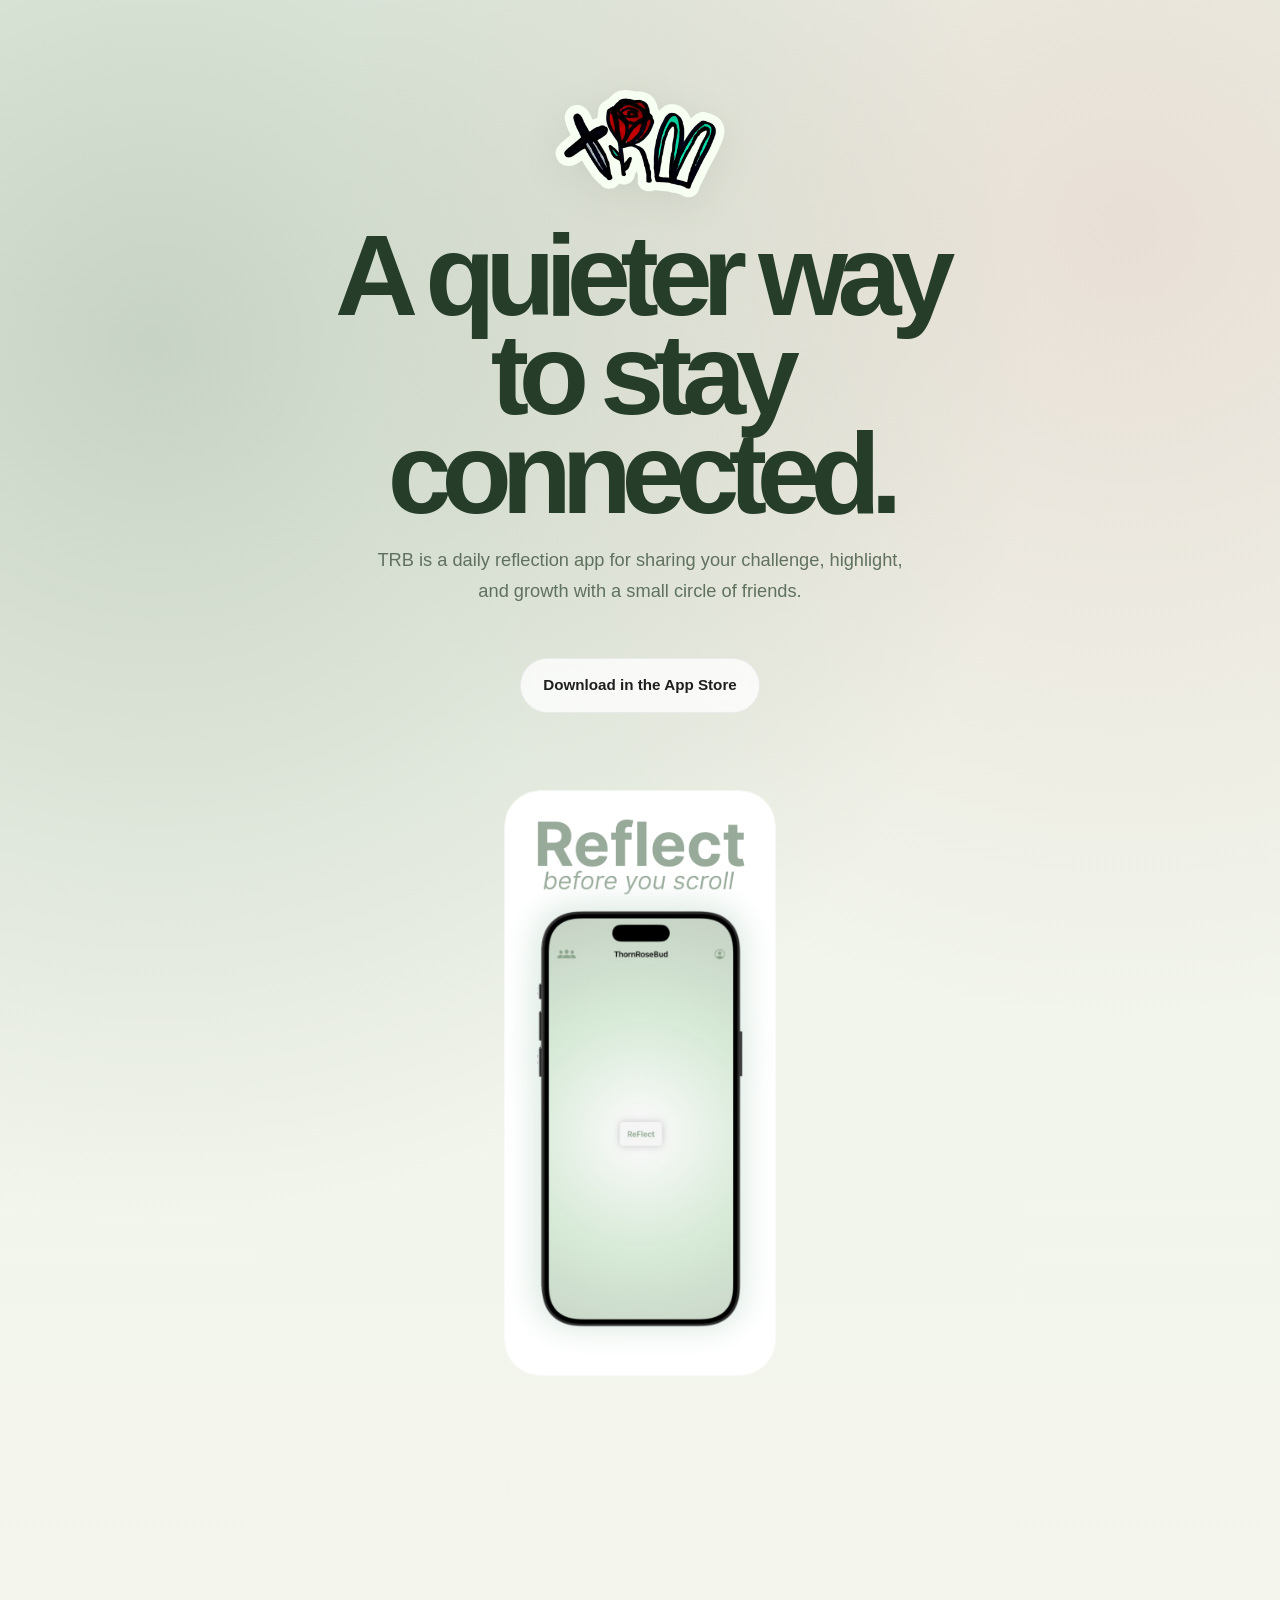
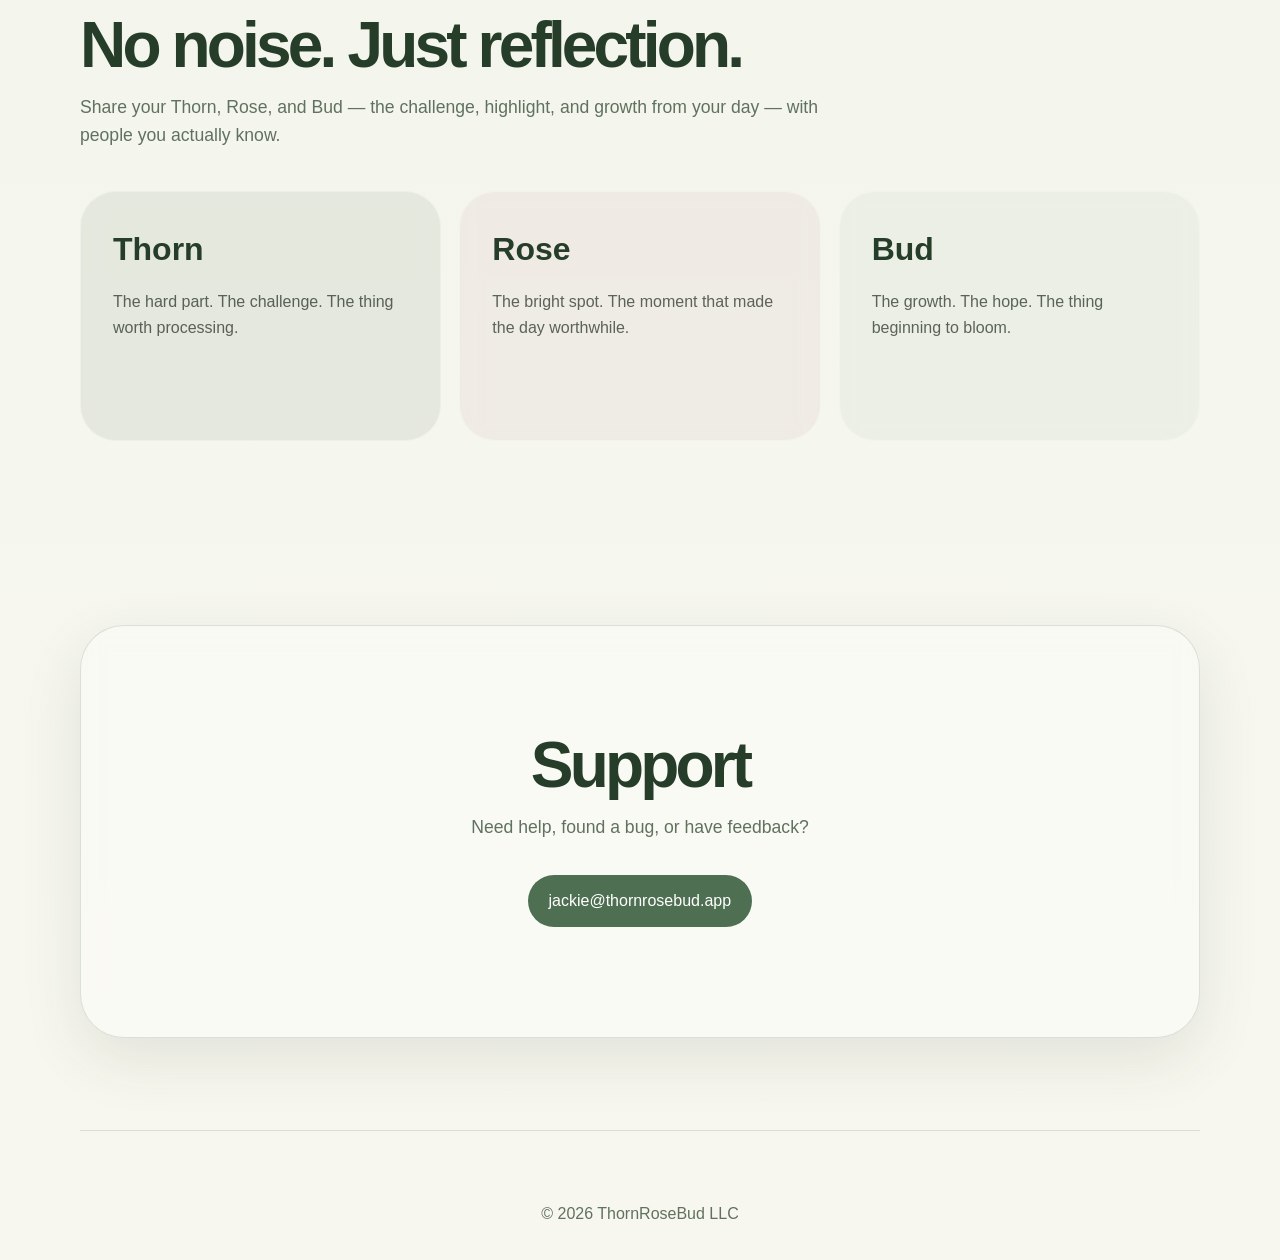
<file: index.html>
<!DOCTYPE html>
<html lang="en">
<head>
  <meta charset="UTF-8" />
  <meta name="viewport" content="width=device-width, initial-scale=1.0" />
<link rel="icon" type="image/png" href="./assets/favicon.png">
<link rel="shortcut icon" type="image/png" href="./assets/favicon.png">
<link rel="apple-touch-icon" href="./assets/favicon.png">  <title>TRB | ThornRoseBud</title>

  <link rel="stylesheet" href="css/styles.css" />
</head>

<body>

  <main class="container">

    <section class="centered-hero">

      <img
        class="main-logo"
        src="assets/TRBLOGO.svg"
        alt="TRB Logo"
      />

    </section>

    <section class="hero">

      <div class="hero-copy">

        <h1>
          A quieter way<br>
          to stay connected.
        </h1>

        <p class="hero-description">
          TRB is a daily reflection app for sharing your challenge,
          highlight, and growth with a small circle of friends.
        </p>

        <a
  class="testflight-button"
  href="https://apps.apple.com/us/app/trb-thornrosebud/id6762532337"
  target="_blank"
  rel="noopener noreferrer"
>
  Download in the App Store
</a>

        <div class="carousel-window">

          <div class="screenshots">

            <img
              class="app-screenshot"
              src="assets/reflect.png"
              alt="TRB reflection screen"
            />

            <img
              class="app-screenshot"
              src="assets/TRBTogether.png"
              alt="TRB together screen"
            />

            <img
              class="app-screenshot"
              src="assets/calendarreflection.png"
              alt="TRB calendar reflection screen"
            />

          </div>

        </div>

  
        <!-- <div class="buttons"> -->

          <!-- <a
            class="button primary"
            href="#support"
          >
            Support
          </a>

          <a
            class="button"
            href="mailto:jackie@thornrosebud.app"
          >
            Contact
          </a> -->

        <!-- </div> -->

      </div>

    </section>

    <section id="about">

      <div class="section-heading">

        <h2>
          No noise. Just reflection.
        </h2>

        <p>
          Share your Thorn, Rose, and Bud — the challenge,
          highlight, and growth from your day — with people
          you actually know.
        </p>

      </div>

      <div class="trb-row">

        <div class="trb-card thorn">

          <h3>Thorn</h3>

          <p>
            The hard part. The challenge.
            The thing worth processing.
          </p>

        </div>

        <div class="trb-card rose">

          <h3>Rose</h3>

          <p>
            The bright spot. The moment
            that made the day worthwhile.
          </p>

        </div>

        <div class="trb-card bud">

          <h3>Bud</h3>

          <p>
            The growth. The hope.
            The thing beginning to bloom.
          </p>

        </div>

      </div>

    </section>

    <section id="support">

      <div class="cta">

        <h2>Support</h2>

        <p>
          Need help, found a bug,
          or have feedback?
        </p>

        <a
          class="button primary"
          href="mailto:jackie@thornrosebud.app"
        >
          jackie@thornrosebud.app
        </a>

      </div>

    </section>

    <footer>
      © 2026 ThornRoseBud LLC
    </footer>

  </main>

</body>
</html>
</file>
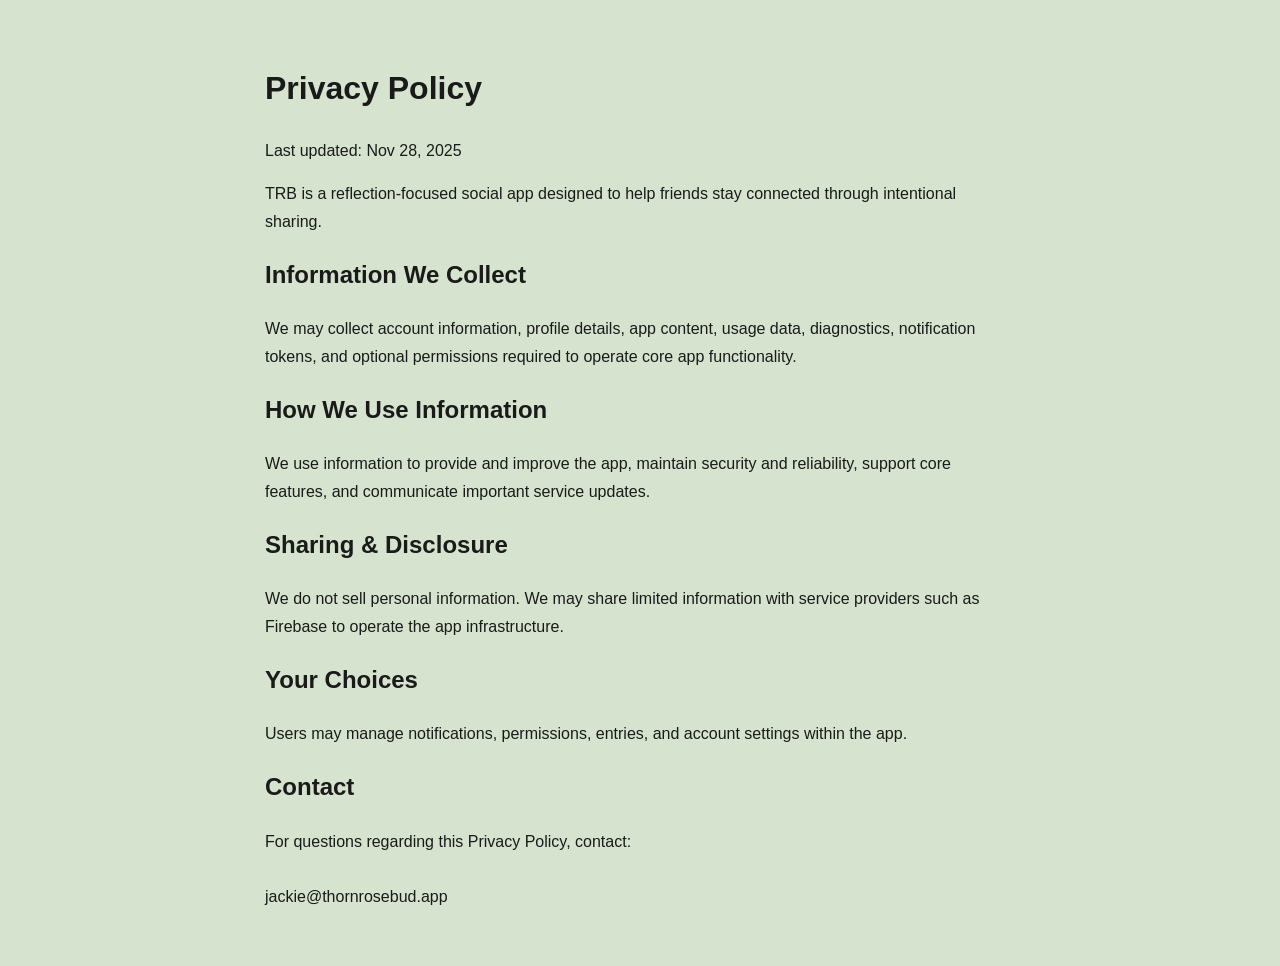
<file: privacy/index.html>
<!DOCTYPE html>
<html>
<head>
  <title>TRB Privacy Policy</title>
  <meta name="viewport" content="width=device-width, initial-scale=1.0">
</head>

<body style="font-family: sans-serif; padding: 40px; max-width: 750px; margin: auto; line-height: 1.7; background-color: #D6E4CF; color: #1A1A1A;">

<h1>Privacy Policy</h1>

<p>Last updated: Nov 28, 2025</p>

<p>
TRB is a reflection-focused social app designed to help friends stay connected through intentional sharing.
</p>

<h2>Information We Collect</h2>

<p>
We may collect account information, profile details, app content, usage data, diagnostics, notification tokens, and optional permissions required to operate core app functionality.
</p>

<h2>How We Use Information</h2>

<p>
We use information to provide and improve the app, maintain security and reliability, support core features, and communicate important service updates.
</p>

<h2>Sharing & Disclosure</h2>

<p>
We do not sell personal information. We may share limited information with service providers such as Firebase to operate the app infrastructure.
</p>

<h2>Your Choices</h2>

<p>
Users may manage notifications, permissions, entries, and account settings within the app.
</p>

<h2>Contact</h2>

<p>
For questions regarding this Privacy Policy, contact:
<br><br>
jackie@thornrosebud.app
</p>

</body>
</html>
</file>
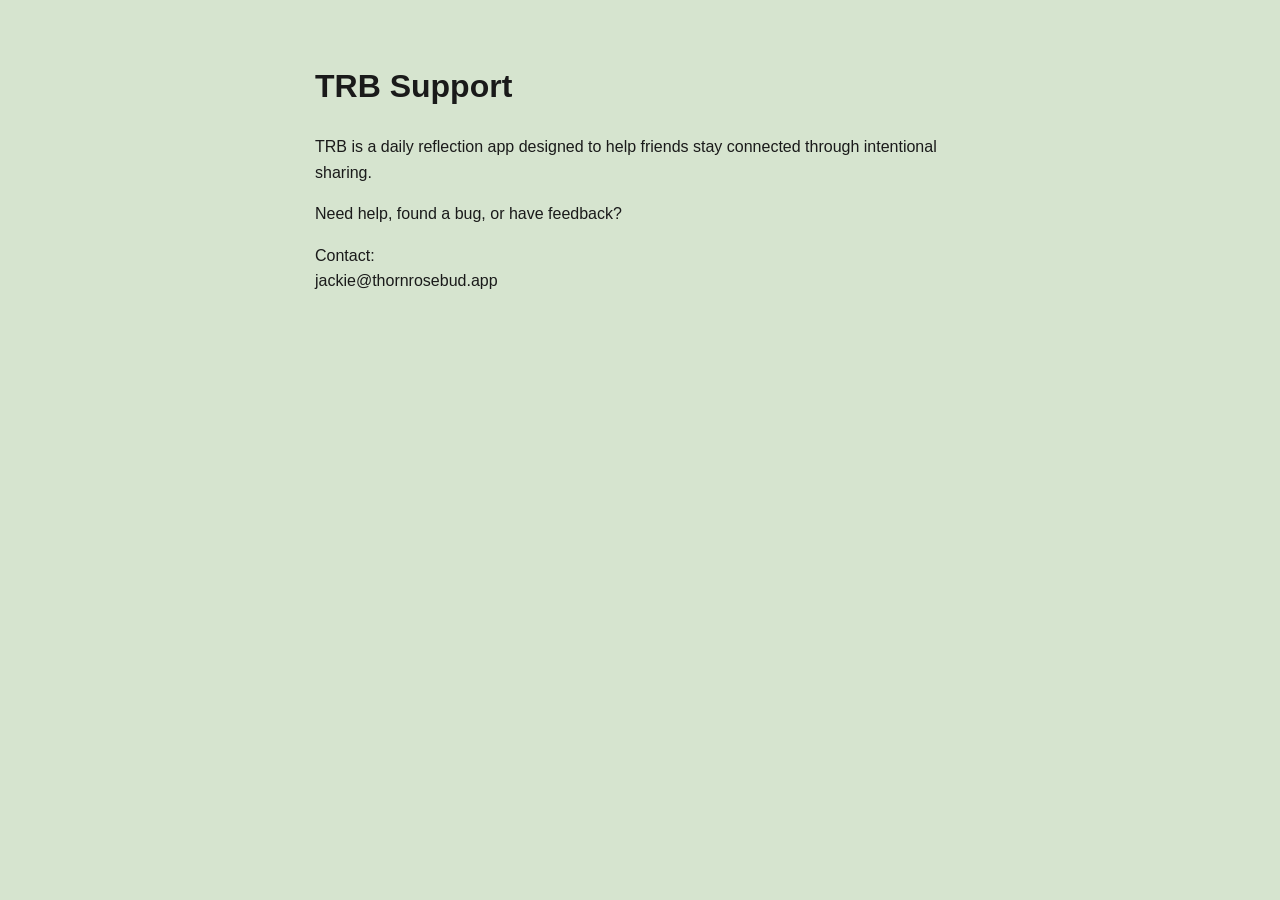
<file: support/index.html>
<!DOCTYPE html>
<html>
<head>
  <title>TRB Support</title>
  <meta name="viewport" content="width=device-width, initial-scale=1.0">
</head>

<body style="font-family: sans-serif; padding: 40px; max-width: 650px; margin: auto; line-height: 1.6; background-color: #D6E4CF; color: #1A1A1A;">

  <h1>TRB Support</h1>

  <p>
    TRB is a daily reflection app designed to help friends stay connected through intentional sharing.
  </p>

  <p>
    Need help, found a bug, or have feedback?
  </p>

  <p>
    Contact:<br>
    jackie@thornrosebud.app
  </p>

</body>
</html>
</file>
<file: css/styles.css>
* {
  margin: 0;
  padding: 0;
  box-sizing: border-box;
}

:root {
  --paper: #eef4ea;
  --paper-warm: #f8f7ef;

  --ink: #142016;
  --muted: #60715f;

  --green: #4f6f52;
  --deep-green: #263d2a;

  --line: rgba(79, 111, 82, 0.18);

  --glass: rgba(255, 255, 255, 0.34);
}

html {
  scroll-behavior: smooth;
}

body {
  min-height: 100vh;

  font-family:
    -apple-system,
    BlinkMacSystemFont,
    "Inter",
    "Segoe UI",
    sans-serif;

  color: var(--ink);

  background:
    radial-gradient(
      circle at 12% 12%,
      rgba(79, 111, 82, 0.25),
      transparent 32%
    ),
    radial-gradient(
      circle at 88% 8%,
      rgba(201, 130, 122, 0.18),
      transparent 28%
    ),
    linear-gradient(
      180deg,
      var(--paper) 0%,
      var(--paper-warm) 100%
    );

  line-height: 1.6;
}

body::before {
  content: "";

  position: fixed;
  inset: 0;

  pointer-events: none;

  background-image:
    radial-gradient(
      rgba(20, 32, 22, 0.08) 0.5px,
      transparent 0.5px
    );

  background-size: 18px 18px;

  opacity: 0.14;
}




.container {
  width: min(1120px, calc(100% - 40px));
  margin: 0 auto;
}

/* LOGO */

.centered-hero {
  display: flex;
  justify-content: center;
  align-items: center;

  padding-top: 54px;
  padding-bottom: 0;
}

.main-logo {
  width: 180px;
  height: auto;

  margin-bottom: -8px;

  filter:
    drop-shadow(
      0 8px 18px rgba(38, 61, 42, 0.08)
    );
}

/* HERO */

.hero {
  min-height: auto;

  display: flex;
  align-items: center;
  justify-content: center;

  text-align: center;

  padding: 0 0 90px;
}

.hero-copy {
  max-width: 760px;
}

h1 {
  font-size: clamp(4.6rem, 9vw, 7.4rem);

  line-height: 0.86;

  letter-spacing: -0.09em;

  color: var(--deep-green);

  margin-bottom: 22px;
}

.hero-description {
  max-width: 560px;

  margin: 0 auto 28px;

  color: var(--muted);

  font-size: 1.14rem;

  line-height: 1.7;
}

/* SCREENSHOTS */

.carousel-window {
  width: 320px;
  max-width: 82vw;

  margin: 18px auto 34px;

  padding: 24px;
}

.screenshots {
  display: flex;

  overflow-x: auto;

  scroll-snap-type: x mandatory;

  scrollbar-width: none;

  border-radius: 36px;
}

.screenshots::-webkit-scrollbar {
  display: none;
}

.app-screenshot {
  flex: 0 0 100%;

  width: 100%;
  height: auto;

  scroll-snap-align: center;

  border-radius: 36px;

  /* box-shadow:
    0 24px 64px rgba(38, 61, 42, 0.16); */

  border:
    1px solid rgba(255, 255, 255, 0.55);
}

/* BUTTONS */

.buttons {
  display: flex;
  justify-content: center;
  flex-wrap: wrap;

  gap: 12px;
}

.button {
  display: inline-flex;
  align-items: center;
  justify-content: center;

  min-height: 46px;

  padding: 12px 20px;

  border-radius: 999px;

  border: 1px solid var(--line);

  background: var(--glass);

  backdrop-filter: blur(12px);

  color: var(--ink);

  text-decoration: none;

  font-weight: 500;

  transition: 0.2s ease;
}

.button.primary {
  background: var(--green);
  color: white;
}

.button:hover {
  transform: translateY(-2px);

  box-shadow:
    0 14px 32px rgba(38, 61, 42, 0.14);
}

/* SECTIONS */

section {
  padding: 92px 0;
}

.section-heading {
  margin-top: 0px;
  max-width: 760px;
  margin-bottom: 42px;


}

h2 {
  font-size: clamp(2.4rem, 5vw, 4.8rem);

  line-height: 0.92;

  letter-spacing: -0.06em;

  color: var(--deep-green);

  margin-bottom: 18px;
}

.section-heading p {
  color: var(--muted);

  font-size: 1.1rem;
}

.testflight-button {
  display: inline-flex;
  align-items: center;
  justify-content: center;

  margin-top: 1.4rem;
  margin-bottom: 2.2rem;

  padding: 0.9rem 1.4rem;

  border-radius: 999px;

  background: rgba(255, 255, 255, 0.78);

  border: 1px solid rgba(0, 0, 0, 0.06);

  color: #1f1f1f;
  text-decoration: none;
  font-weight: 600;
  font-size: 0.95rem;

  backdrop-filter: blur(10px);

  transition:
    transform 0.2s ease,
    background 0.2s ease,
    box-shadow 0.2s ease;
}

.testflight-button:hover {
  transform: translateY(-1px);

  background: rgba(255, 255, 255, 0.92);

  box-shadow:
    0 10px 30px rgba(88, 140, 110, 0.12);
}

/* TRB CARDS */

.trb-row {
  display: grid;

  grid-template-columns: repeat(3, 1fr);

  gap: 18px;
}

.trb-card {
  min-height: 250px;

  padding: 32px;

  border-radius: 36px;

  border:
    1px solid rgba(255,255,255,0.34);

  backdrop-filter: blur(10px);

  -webkit-backdrop-filter: blur(10px);
}

.trb-card h3 {
  font-size: 2rem;

  margin-bottom: 14px;

  color: var(--deep-green);
}

.trb-card p {
  color: rgba(20, 32, 22, 0.68);
}

.trb-card.thorn {
  background: rgba(92, 108, 90, 0.10);
}

.trb-card.rose {
  background: rgba(214, 188, 188, 0.18);
}

.trb-card.bud {
  background: rgba(197, 214, 198, 0.20);
}

/* CTA */

.cta {
  text-align: center;

  padding: 110px 24px;

  border-radius: 44px;

  border: 1px solid var(--line);

  background: rgba(255, 255, 255, 0.34);

  backdrop-filter: blur(10px);

  box-shadow:
    0 22px 60px rgba(38, 61, 42, 0.1);
}

.cta p {
  max-width: 560px;

  margin: 0 auto 34px;

  color: var(--muted);

  font-size: 1.1rem;
}

/* FOOTER */

footer {
  padding: 70px 0 34px;

  border-top: 1px solid var(--line);

  color: var(--muted);

  text-align: center;
}

/* MOBILE */

@media (max-width: 900px) {

  .trb-row {
    grid-template-columns: 1fr;
  }

}

@media (max-width: 620px) {

  .container {
    width: min(100% - 28px, 1120px);
  }

  .centered-hero {
    padding-top: 56px;
  }

  .main-logo {
    width: 150px;
  }

.hero {
  padding: 0 0 40px;
}

#about {
  padding-top: 32px;
}

  h1 {
    font-size: clamp(3.4rem, 18vw, 5.4rem);
  }

  section {
    padding: 72px 0;
  }

  .cta {
    padding: 76px 20px;

    border-radius: 34px;
  }

}
</file>
